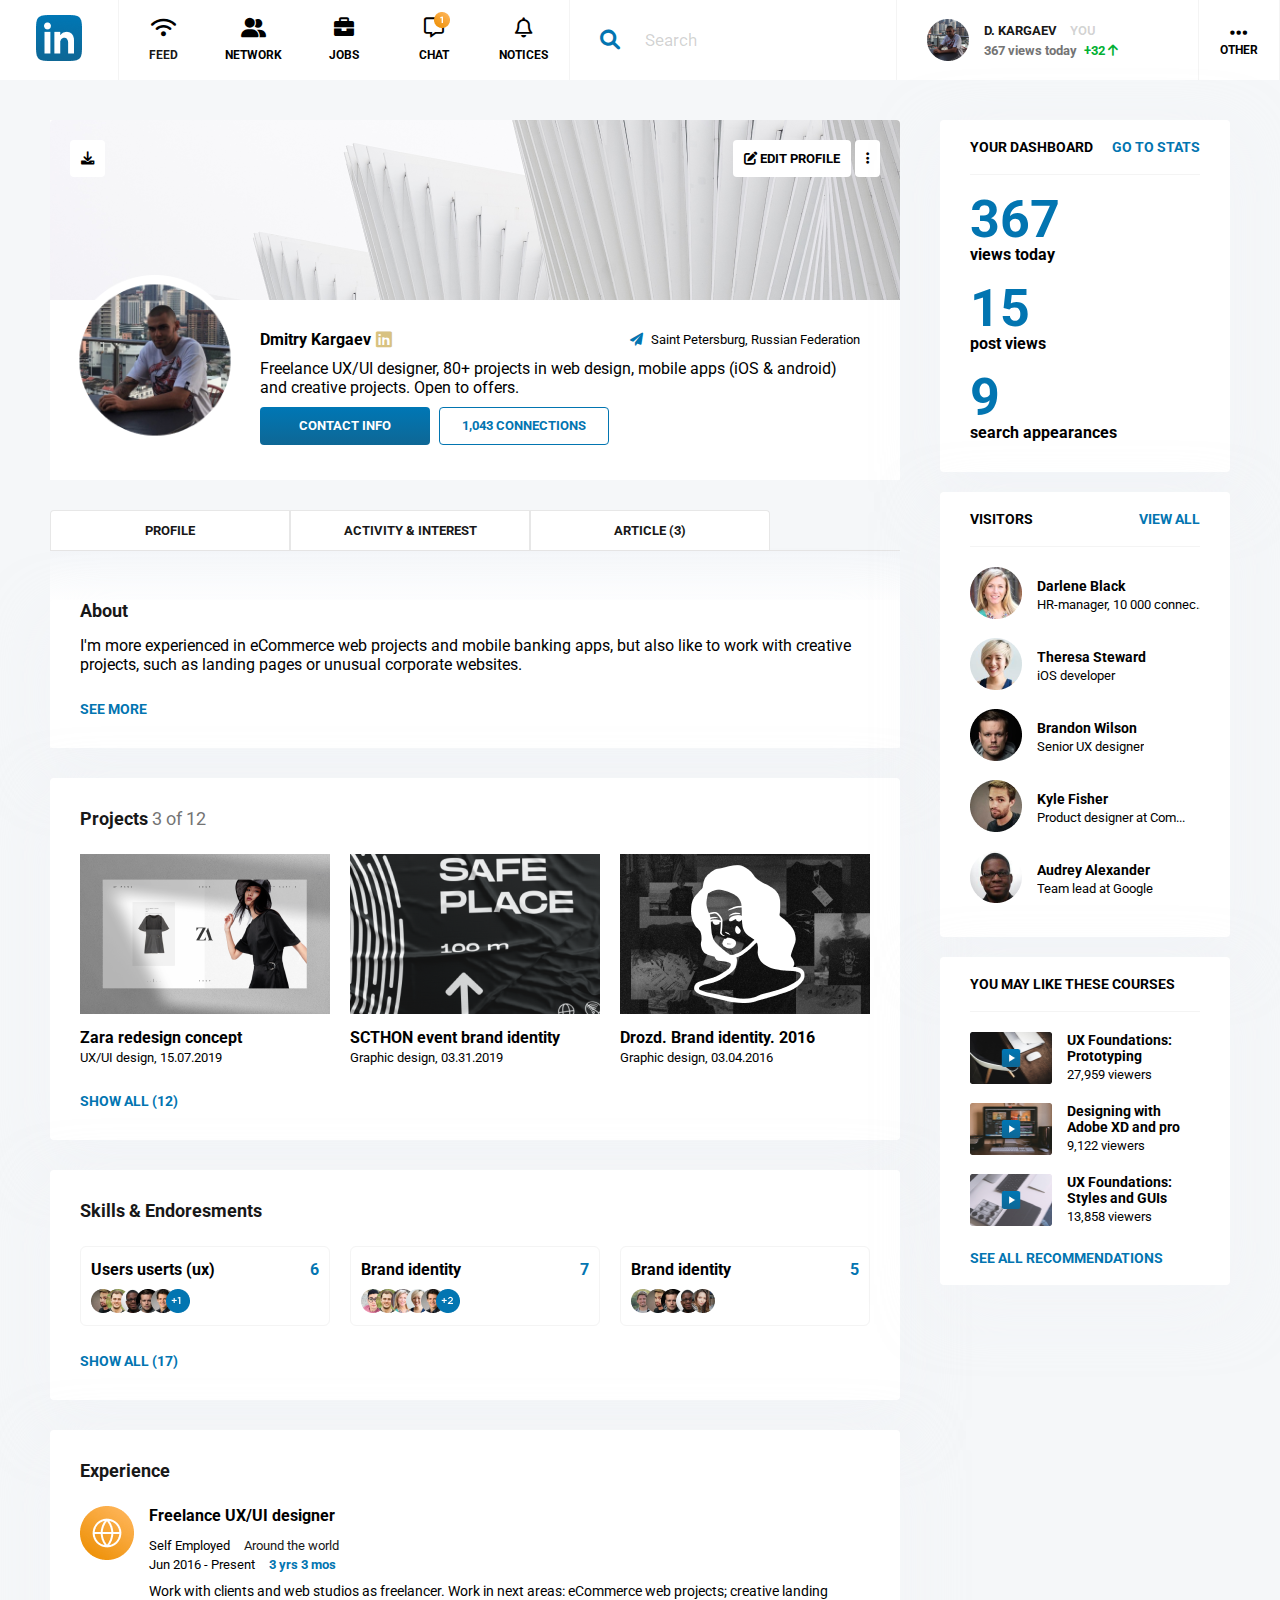
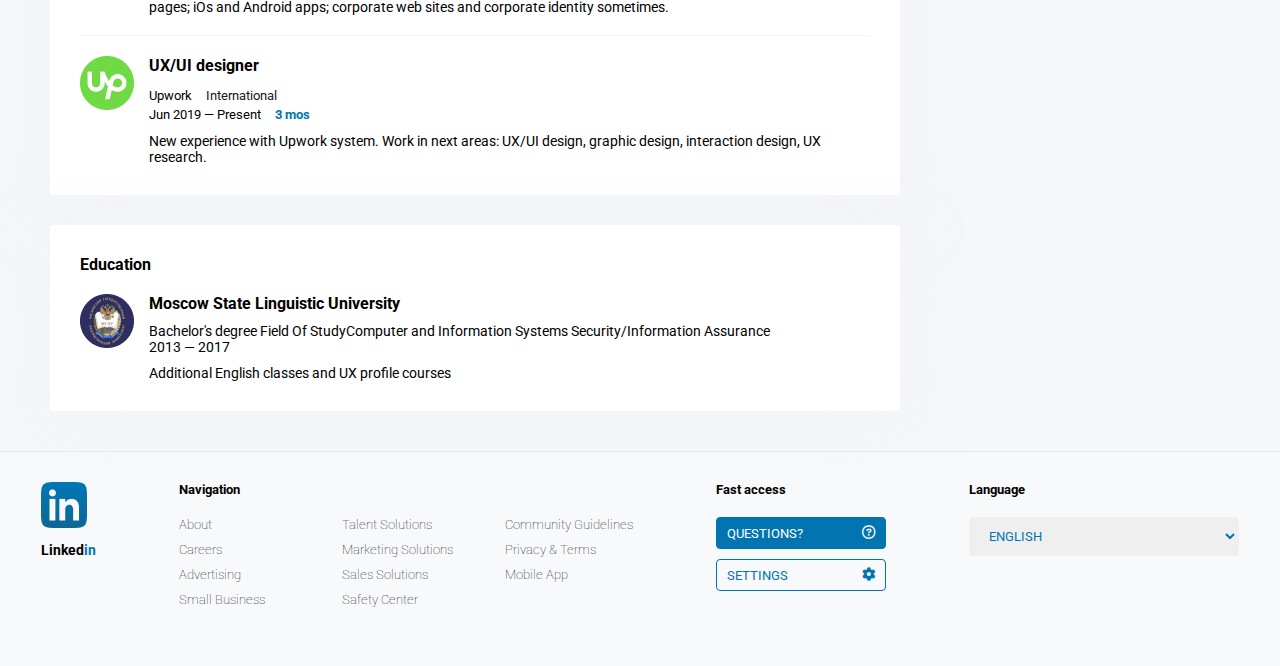
<file: index.html>
<!DOCTYPE html>
<html lang="en">

<head>
    <meta charset="UTF-8">
    <meta http-equiv="X-UA-Compatible" content="IE=edge">
    <meta name="viewport" content="width=device-width, initial-scale=1.0">
    <link rel="stylesheet" href="https://cdnjs.cloudflare.com/ajax/libs/font-awesome/6.0.0/css/all.min.css">
    <link rel="stylesheet" href="style.css">
    <title>Profile Page</title>
</head>

<body>
    <header>
        <div class="logo">
            <a href="index.html"><img src="img/logos/linkedin-logo.png" alt="linkedin logo"></a>
        </div>
        <div class="icons-menu">
            <div class="icons-content">
                <a href="feed.html">
                    <i class="fa-solid fa-wifi"></i>
                    <p>FEED</p>
                </a>
            </div>
            <div class="icons-content">
                <i class="fa-solid fa-user-group"></i>
                <p>NETWORK</p>
            </div>
            <div class="icons-content">
                <i class="fa-solid fa-briefcase"></i>
                <p>JOBS</p>
            </div>
            <div class="icons-content notification">
                <i class="fa-regular fa-message"></i>
                <p>CHAT</p>
            </div>
            <div class="icons-content">
                <i class="fa-regular fa-bell"></i>
                <p>NOTICES</p>
            </div>
        </div>
        <div class="search">
            <i class="fa-solid fa-magnifying-glass"></i>
            <input type="text" id="" placeholder="Search">
        </div>
        <div class="contact">
            <img src="img/user-photos/profile-mini.png" alt="user photo">
            <div class="text-contact">
                <p id="nick">D. KARGAEV <span>YOU</span></p>
                <p>367 views today <span id="growth">+32<i class="fa-solid fa-arrow-up"></i></span></p>
            </div>
        </div>
        <div class="hamburger">
            <i class="fa-solid fa-ellipsis"></i>
            <p>OTHER</p>
        </div>
    </header>
    <main>
        <section class="first-column">
            <div class="section-profile">
                <div class="bg-profile">
                    <div class="bg-buttons">
                        <button><i class="fa-solid fa-download"></i></button>
                        <div>
                            <button><i class="fa-solid fa-pen-to-square"></i> EDIT
                                PROFILE</button>
                            <button><i class="fa-solid fa-ellipsis-vertical"></i></button>
                        </div>
                    </div>
                </div>
                <div class="info-profile">
                    <div class="photo-profile">
                        <img src="img/user-photos/profile-photo.png" alt="user photo">
                    </div>
                    <div class="data-profile">
                        <div class="header-profile">
                            <div>
                                <h4>Dmitry Kargaev</h4><i class="fa-brands fa-linkedin"></i>
                            </div>
                            <span><i class="fa-solid fa-paper-plane"></i> Saint Petersburg, Russian Federation</span>
                        </div>
                        <div class="resume-profile">
                            <p>Freelance UX/UI designer, 80+ projects in web design, mobile apps (iOS & android) and
                                creative
                                projects. Open to offers.</p>
                        </div>
                        <div class="btn-profile">
                            <button class="btn-blue">CONTACT INFO</button>
                            <button class="btn-white">1,043 CONNECTIONS</button>
                        </div>
                    </div>
                </div>
            </div>
            <div class="container-tabs">
                <div class="tab-buttons">
                    <button id="btn1">PROFILE</button>
                    <button id="btn2">ACTIVITY & INTEREST</button>
                    <button id="btn3">ARTICLE (3)</button>
                </div>
                <div class="tab-content">
                    <div class="tab-gradient"></div>
                    <div class="container-default">
                        <div class="box-content">
                        <div class="tab-text">
                            <h3>About</h3>
                            <p>I'm more experienced in eCommerce web projects and mobile banking apps, but also like to work
                                with creative projects, such as landing pages or unusual corporate websites. </p>
                        </div>
                        <div class="footer-container"><a href="#">SEE MORE</a></div>
                    </div>
                    </div>
                </div>
            </div>    
            <div class="container-default">
                <div class="box-content">
                    <div class="header-container">
                        <h3>Projects <span>3 of 12</span></h3>
                    </div>
                    <div class="grid-projects">
                        <div>
                            <img src="img/project-photos/project1.png" alt="project photo">
                            <h4>Zara redesign concept</h4>
                            <small>UX/UI design, 15.07.2019</small>
                        </div>
                        <div>
                            <img src="img/project-photos/project2.png" alt="project photo">
                            <h4>SCTHON event brand identity</h4>
                            <small>Graphic design, 03.31.2019</small>
                        </div>
                        <div>
                            <img src="img/project-photos/project3.png" alt="project photo">
                            <h4>Drozd. Brand identity. 2016</h4>
                            <small>Graphic design, 03.04.2016</small>
                        </div>
                    </div>
                    <div class="footer-container"><a href="#">SHOW ALL (12)</a></div>
                </div>
            </div>
            <div class="container-default">
                <div class="box-content">
                    <div class="header-container">
                        <h3>Skills & Endoresments</h3>
                    </div>
                    <div class="skills-grid">
                        <div>
                            <div class="skill-cell-header">
                                <h4>Users userts (ux)</h4><span>6</span>
                            </div>
                            <img src="img/user-photos/users1.png" alt="users photos">
                        </div>
                        <div>
                            <div class="skill-cell-header">
                                <h4>Brand identity</h4><span>7</span>
                            </div>
                            <img src="img/user-photos/users2.png" alt="users photos">
                        </div>
                        <div>
                            <div class="skill-cell-header">
                                <h4>Brand identity</h4><span>5</span>
                            </div>
                            <img src="img/user-photos/users3.png" alt="users photos">
                        </div>
                    </div>
                    <div class="footer-container"><a href="#">SHOW ALL (17)</a></div>
                </div>
            </div>
            <div class="container-default">
                <div class="box-content">
                    <div class="header-container">
                        <h3>Experience</h3>
                    </div>
                    <div class="experience-content">
                        <img src="img/logos/freelance-logo.png" alt="">
                        <div>
                            <div><h4>Freelance UX/UI designer</h4></div>
                            <div class="job-info">
                                <div><small>Self Employed</small>
                                <span style="margin-left: 10px;"> Around the world</span></div>
                                <div><small>Jun 2016 - Present</small>
                                <span id="time" style="margin-left: 10px;"> 3 yrs 3 mos</span></div>
                            </div>
                            <p>Work with clients and web studios as freelancer. Work in next areas: eCommerce web projects; creative landing pages; iOs and Android apps; corporate web sites and corporate identity sometimes.</p>
                        </div>
                    </div>

                    <div class="experience-content">
                        <img src="img/logos/upwork-logo.png" alt="">
                        <div>
                            <div><h4>UX/UI designer</h4></div>
                            <div class="job-info">
                                <div><small>Upwork</small>
                                <span style="margin-left: 10px;"> International</span></div>
                                <div><small>Jun 2019 — Present</small>
                                <span id="time" style="margin-left: 10px;"> 3 mos</span></div>
                            </div>
                            <p>New experience with Upwork system. Work in next areas: UX/UI design, graphic design, interaction design, UX research.</p>
                        </div>
                    </div>
                </div>
            </div>
            <div class="container-default">
                <div class="box-content">
                    <div>
                        <h4>Education</h4>
                    </div>
                    <div class="experience-content">
                        <img src="img/logos/moscow-logo.png" alt="">
                        <div>
                            <div><h4>Moscow State Linguistic University</h4></div>
                            <p>Bachelor's degree Field Of StudyComputer and Information Systems Security/Information Assurance</p>
                            <P>2013 — 2017</P>
                            <P>Additional English classes and UX profile courses</P>                                
                        </div>
                    </div>
                </div>
            </div>
        </section>
        <section class="second-column">
            <div class="content-aside">
                <div class="header-aside">
                    <h5>Your dashboard</h5>
                    <a href="#">Go to stats</a>
                </div>
                <div class="dashboard-aside aside-card">
                    <p class="big-numbers">367</p>
                    <p>views today</p>
                    <p class="big-numbers">15</p>
                    <p>post views</p>
                    <p class="big-numbers">9</p>
                    <p>search appearances</p>
                </div>
            </div>
            <div class="content-aside">
                <div class="header-aside">
                    <h5>Visitors</h5>
                    <a href="#">View all</a>
                </div>
                <div class="visitors-aside aside-card">
                    <div class="profile-row">
                        <div class="profile-photo"><img src="img/user-photos/photo-darlene.png" alt="user photo"></div>
                        <div class="profile-text">
                            <h5>Darlene Black</h5>
                            <small>HR-manager, 10 000 connec...</small>
                        </div>
                    </div>
                    <div class="profile-row">
                        <div class="profile-photo"><img src="img/user-photos/photo-theresa.png" alt="user photo"></div>
                        <div class="profile-text">
                            <h5>Theresa Steward</h5>
                            <small>iOS developer</small>
                        </div>
                    </div>
                    <div class="profile-row">
                        <div class="profile-photo"><img src="img/user-photos/photo-brandon.png" alt="user photo"></div>
                        <div class="profile-text">
                            <h5>Brandon Wilson</h5>
                            <small>Senior UX designer</small>
                        </div>
                    </div>
                    <div class="profile-row">
                        <div class="profile-photo"><img src="img/user-photos/photo-kyle.png" alt="user photo"></div>
                        <div class="profile-text">
                            <h5>Kyle Fisher</h5>
                            <small>Product designer at Com...</small>
                        </div>
                    </div>
                    <div class="profile-row">
                        <div class="profile-photo"><img src="img/user-photos/photo-audrey.png" alt="user photo"></div>
                        <div class="profile-text">
                            <h5>Audrey Alexander</h5>
                            <small>Team lead at Google</small>
                        </div>
                    </div>
                </div>

            </div>
            <div class="content-aside">
                <div class="header-aside">
                    <h5>You may like these courses</h5>
                </div>
                <div class="recommendations-aside aside-card">
                    <div class="recomm-row">
                        <div class="recomm-photo"><img src="img/course-photos/course1.png" alt="course photo"></div>
                        <div class="recomm-text">
                            <h5>UX Foundations:
                                Prototyping</h5>
                            <small>27,959 viewers</small>
                        </div>
                    </div>
                    <div class="recomm-row">
                        <div class="recomm-photo"><img src="img/course-photos/course2.png" alt="course photo"></div>
                        <div class="recomm-text">
                            <h5>Designing with
                                Adobe XD and pro</h5>
                            <small>9,122 viewers</small>
                        </div>
                    </div>
                    <div class="recomm-row">
                        <div class="recomm-photo"><img src="img/course-photos/course3.png" alt="course photo"></div>
                        <div class="recomm-text">
                            <h5>UX Foundations:
                                Styles and GUIs</h5>
                            <small>13,858 viewers</small>
                        </div>
                    </div>
                </div>
                <div class="footer-aside">
                    <a href="#">See all recommendations</a>
                </div>
            </div>
        </section>
    </main>
    <footer>
        <div class="container-footer">
            <div class="footer-logo">
                <div class="linkedin-logo"><img src="img/logos/linkedin-logo.png" alt="linkedin logo"></div>
                <div class="linkedin-name">
                    <p>Linked<span>in</span></p>
                </div>
            </div>
            <div class="footer-navigation">
                <div>
                    <h4>Navigation</h4>
                </div>
                <div class="footer-nav-menu">
                    <a href="#">About</a>
                    <a href="#">Talent Solutions</a>
                    <a href="#">Community Guidelines</a>
                    <a href="#">Careers</a>
                    <a href="#">Marketing Solutions </a>
                    <a href="#">Privacy & Terms</a>
                    <a href="#">Advertising</a>
                    <a href="#">Sales Solutions</a>
                    <a href="#">Mobile App</a>
                    <a href="#">Small Business</a>
                    <a href="#">Safety Center</a>
                </div>
            </div>
            <div class="footer-fast">
                <div>
                    <h4>Fast access</h4>
                </div>
                <div class="footer-buttons">
                    <button class="footer-btn-blue"><span>Questions?</span> <i
                            class="fa-regular fa-circle-question"></i></button>
                    <button class="footer-btn-white"><span>Settings</span> <i class="fa-solid fa-gear"></i></button>
                </div>
            </div>
            <div class="footer-language">
                <div>
                    <h4>Language</h4>
                </div>
                <div>
                    <select class="language-selector">
                        <option value="English">English</option>
                        <option value="Português">Português</option>
                    </select>
                </div>
            </div>
        </div>
    </footer>
</body>

</html>
</file>
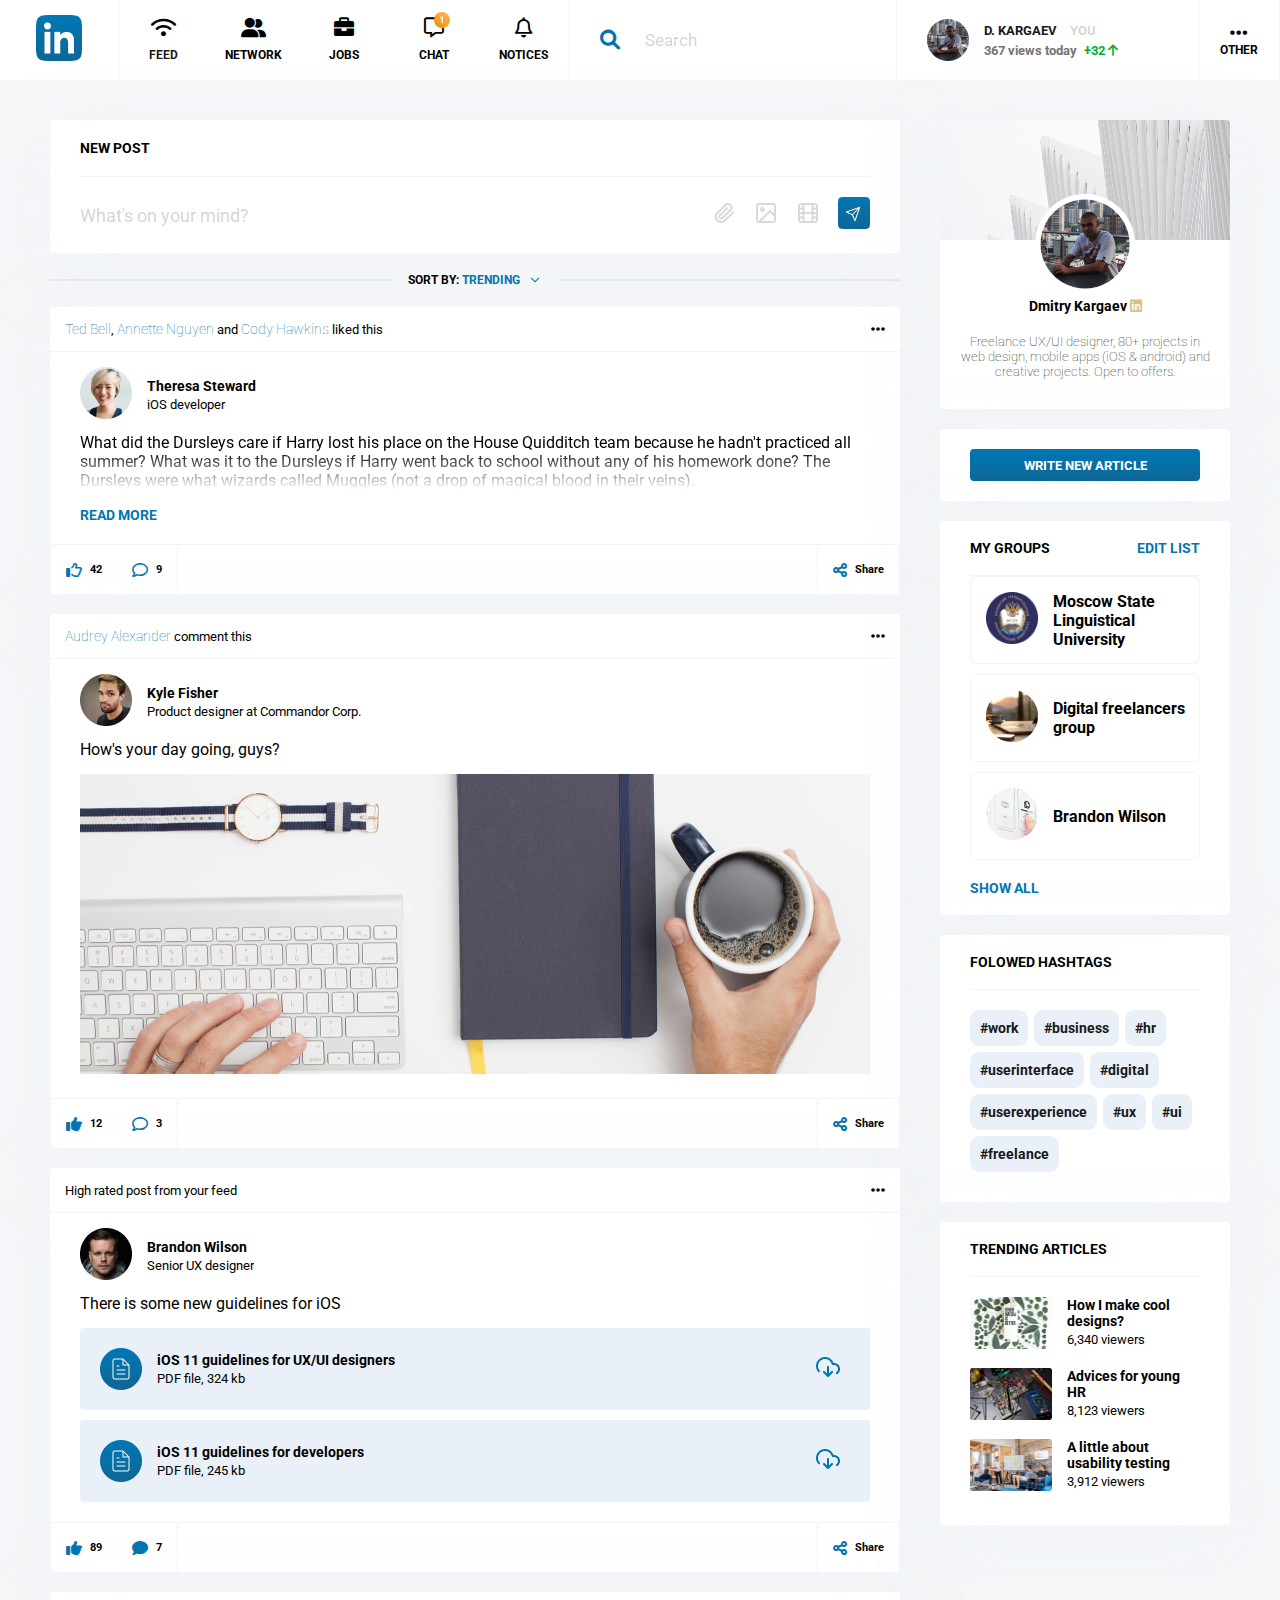
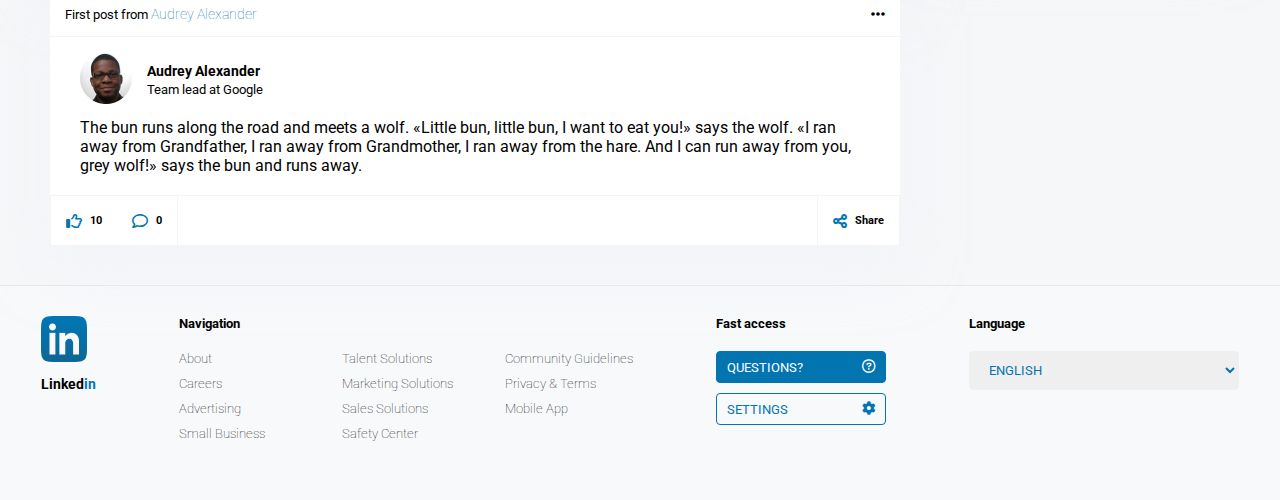
<file: feed.html>
<!DOCTYPE html>
<html lang="en">

<head>
    <meta charset="UTF-8">
    <meta http-equiv="X-UA-Compatible" content="IE=edge">
    <meta name="viewport" content="width=device-width, initial-scale=1.0">
    <link rel="stylesheet" href="https://cdnjs.cloudflare.com/ajax/libs/font-awesome/6.0.0/css/all.min.css">
    <link rel="stylesheet" href="style.css">
    <title>Feed Page</title>
</head>

<body>
    <header>
        <div class="logo">
            <a href="index.html"><img src="img/logos/linkedin-logo.png" alt="linkedin logo"></a>
        </div>
        <div class="icons-menu">
            <div class="icons-content">
                <a href="feed.html">
                    <i class="fa-solid fa-wifi"></i>
                    <p>FEED</p>
                </a>
            </div>
            <div class="icons-content">
                <i class="fa-solid fa-user-group"></i>
                <p>NETWORK</p>
            </div>
            <div class="icons-content">
                <i class="fa-solid fa-briefcase"></i>
                <p>JOBS</p>
            </div>
            <div class="icons-content notification">
                <i class="fa-regular fa-message"></i>
                <p>CHAT</p>
            </div>
            <div class="icons-content">
                <i class="fa-regular fa-bell"></i>
                <p>NOTICES</p>
            </div>
        </div>
        <div class="search">
            <i class="fa-solid fa-magnifying-glass"></i>
            <input type="text" id="" placeholder="Search">
        </div>
        <div class="contact">
            <img src="img/user-photos/profile-mini.png" alt="user photo">
            <div class="text-contact">
                <p id="nick">D. KARGAEV <span>YOU</span></p>
                <p>367 views today <span id="growth">+32<i class="fa-solid fa-arrow-up"></i></span></p>
            </div>
        </div>
        <div class="hamburger">
            <i class="fa-solid fa-ellipsis"></i>
            <p>OTHER</p>
        </div>
    </header>
    <main>
        <section class="first-column">
            <div class="container-feed container-default">
                <div class="new-post">
                    <div class="title-post">
                        <h5>NEW POST</h5>
                    </div>
                    <div class="frame-post">
                        <div class="input-post">
                            <input class="input" placeholder="What's on your mind?"></input>
                        </div>
                        <div class="btn-post">
                            <div><img src="./img/post-icons/attach.png" alt=""></div>
                            <div><img src="./img/post-icons/photo.png" alt=""></div>
                            <div><img src="./img/post-icons/film.png" alt=""></div>
                            <div><img id="send" src="./img/post-icons/send.png" alt=""></div>
                        </div>
                    </div>
                </div>
            </div>
            <div class="container-sort-line">
                <div>
                    <hr>
                </div>
                <div>
                    <p>sort by: <select name="sort" id="sort-select">
                            <option value="trending">trending</option>
                            <option value="latest">latest first</option>
                            <option value="oldest">oldest first</option>
                        </select></p>
                </div>
                <div>
                    <hr>
                </div>
            </div>
            <div class="container-feed container-default">
                <div class="post-header">
                    <small><a href="#">Ted Bell</a>, <a href="#">Annette Nguyen</a> and <a href="#">Cody Hawkins</a>
                        liked this</small>
                    <i class="fa-solid fa-ellipsis"></i>
                </div>
                <div class="post-box">
                    <div class="post-profile">
                        <div class="profile-row">
                            <div class="profile-photo"><img src="img/user-photos/photo-theresa.png" alt="user photo">
                            </div>
                            <div class="profile-text">
                                <p>Theresa Steward</p>
                                <small>iOS developer</small>
                            </div>
                        </div>
                    </div>
                    <div class="post-content fade-out">
                        <p> What did the Dursleys care if Harry lost his place on the House Quidditch team because he
                            hadn't practiced all summer? What was it to the Dursleys if Harry went back to school
                            without any of his homework done? The Dursleys were what wizards called Muggles (not a drop
                            of magical blood in their veins). </p>
                    </div>
                    <div class="post-content">
                        <a href>Read More</a>
                    </div>
                </div>
                <div class="post-footer">
                    <div class="post-actions">
                        <i class="fa-regular fa-thumbs-up"><span>42</span></i>
                        <i class="fa-regular fa-comment"><span>9</span></i>
                    </div>
                    <div class="post-actions">
                        <i class="fa-solid fa-share-nodes"><span> Share</span></i>
                    </div>
                </div>
            </div>
            <div class="container-feed container-default">
                <div class="post-header">
                    <small><a href="#">Audrey Alexander</a> comment this</small>
                    <i class="fa-solid fa-ellipsis"></i>
                </div>
                <div class="post-box">
                    <div class="post-profile">
                        <div class="post-profile">
                            <div class="profile-row">
                                <div class="profile-photo"><img src="img/user-photos/photo-kyle.png" alt="user photo">
                                </div>
                                <div class="profile-text">
                                    <p>Kyle Fisher</p>
                                    <small>Product designer at Commandor Corp.</small>
                                </div>
                            </div>
                        </div>
                    </div>
                    <div class="post-content">
                        <p>How's your day going, guys?</p>
                        <img src="img/misc/photo-feed.png" alt="photo">
                    </div>
                </div>
                <div class="post-footer">
                    <div class="post-actions">
                        <i class="fa-solid fa-thumbs-up"><span>12</span></i>
                        <i class="fa-regular fa-comment"><span>3</span></i>
                    </div>
                    <div class="post-actions">
                        <i class="fa-solid fa-share-nodes"><span> Share</span></i>
                    </div>
                </div>
            </div>
            <div class="container-feed container-default">
                <div class="post-header">
                    <small>High rated post from your feed</small>
                    <i class="fa-solid fa-ellipsis"></i>
                </div>
                <div class="post-box">
                    <div class="post-profile">
                        <div class="post-profile">
                            <div class="profile-row">
                                <div class="profile-photo"><img src="img/user-photos/photo-brandon.png"
                                        alt="user photo"></div>
                                <div class="profile-text">
                                    <p>Brandon Wilson</p>
                                    <small>Senior UX designer</small>
                                </div>
                            </div>
                        </div>
                    </div>
                    <div class="post-content">
                        <p>There is some new guidelines for iOS</p>
                        <div class="cloud-file">
                            <div class="info-file">
                                <img src="img/cloud-icons/file.png" alt="blue circle with a file">
                                <div>
                                    <p>iOS 11 guidelines for UX/UI designers</p>
                                    <small>PDF file, 324 kb</small>
                                </div>
                            </div>
                            <div class="down-file">
                                <img src="img/cloud-icons/download.png" alt="cloud with an arrow">
                            </div>
                        </div>
                        <div class="cloud-file">
                            <div class="info-file">
                                <img src="img/cloud-icons/file.png" alt="blue circle with a file">
                                <div>
                                    <p>iOS 11 guidelines for developers</p>
                                    <small>PDF file, 245 kb</small>
                                </div>
                            </div>
                            <div class="down-file">
                                <img src="img/cloud-icons/download.png" alt="cloud with an arrow">
                            </div>
                        </div>
                    </div>
                </div>
                <div class="post-footer">
                    <div class="post-actions">
                        <i class="fa-solid fa-thumbs-up"><span>89</span></i>
                        <i class="fa-solid fa-comment"><span>7</span></i>
                    </div>
                    <div class="post-actions">
                        <i class="fa-solid fa-share-nodes"><span> Share</span></i>
                    </div>
                </div>
            </div>
            <div class="container-feed container-default">
                <div class="post-header">
                    <small>First post from <a href="#">Audrey Alexander</a></small>
                    <i class="fa-solid fa-ellipsis"></i>
                </div>
                <div class="post-box">
                    <div class="post-profile">
                        <div class="post-profile">
                            <div class="profile-row">
                                <div class="profile-photo"><img src="img/user-photos/photo-audrey.png" alt="user photo">
                                </div>
                                <div class="profile-text">
                                    <p>Audrey Alexander</p>
                                    <small>Team lead at Google</small>
                                </div>
                            </div>
                        </div>
                    </div>
                    <div class="post-content">
                        <p>The bun runs along the road and meets a wolf. «Little bun, little bun, I want to eat you!»
                            says the wolf. «I ran away from Grandfather, I ran away from Grandmother, I ran away from
                            the hare. And I can run away from you, grey wolf!» says the bun and runs away.</p>
                    </div>
                </div>
                <div class="post-footer">
                    <div class="post-actions">
                        <i class="fa-regular fa-thumbs-up"><span>10</span></i>
                        <i class="fa-regular fa-comment"><span>0</span></i>
                    </div>
                    <div class="post-actions">
                        <i class="fa-solid fa-share-nodes"><span> Share</span></i>
                    </div>
                </div>
            </div>
        </section>
        <section class="second-column">
            <div class="content-aside">
                <div class="bg-profile-lateral">
                    <img src="img/user-photos/user-background.png" alt="">
                </div>
                <div class="info-profile-lateral">
                    <div class="photo-lateral">
                        <img src="img/user-photos/profile-photo.png" alt="user photo">
                    </div>
                    <div class="bio-lateral">
                        <h5>Dmitry Kargaev <i class="fa-brands fa-linkedin"></i></h5>
                        <p>Freelance UX/UI designer, 80+ projects in web design, mobile apps (iOS & android) and
                            creative
                            projects. Open to offers.</p>
                    </div>
                </div>
            </div>
            <div class="content-aside">
                <button class="btn-blue">WRITE NEW ARTICLE</button>
            </div>
            <div class="content-aside">
                <div class="header-aside">
                    <h5>MY GROUPS</h5>
                    <a href="#">EDIT LIST</a>
                </div>
                <div class="groups-aside">
                    <div class="groups-row">
                        <div class="groups-photo"><img src="img/logos/moscow-logo.png"></div>
                        <div class="groups-text">
                            <h4>Moscow State
                                Linguistical
                                University</h4>
                        </div>
                    </div>
                    <div class="groups-row">
                        <div class="groups-photo"><img src="img/logos/digital-free-logo.png"></div>
                        <div class="groups-text">
                            <h4>Digital freelancers
                                group</h4>
                        </div>
                    </div>
                    <div class="groups-row">
                        <div class="groups-photo"><img src="img/logos/group-brando-logo.png"></div>
                        <div class="groups-text ">
                            <h4>Brandon Wilson</h4>
                        </div>
                    </div>
                </div>
                <div class="footer-aside">
                    <a href="#">SHOW ALL</a>
                </div>
            </div>
            <div class="content-aside">
                <div class="header-aside">
                    <h5>FOLOWED HASHTAGS</h5>
                </div>
                <div class="hashs">
                    <a href="#">#work</a>
                    <a href="#">#business</a>
                    <a href="#">#hr</a>
                    <a href="#">#userinterface</a>
                    <a href="#">#digital</a>
                    <a href="#">#userexperience</a>
                    <a href="#">#ux</a>
                    <a href="#">#ui</a>
                    <a href="#">#freelance</a>
                </div>
            </div>
            <div class="content-aside">
                <div class="header-aside">
                    <h5>TRENDING ARTICLES</h5>
                </div>
                <div class="trending-aside aside-card">
                    <div class="recomm-row">
                        <div class="recomm-photo"><img src="img/trending-photos/trending1.png" alt="photo"></div>
                        <div class="recomm-text">
                            <h5>How I make
                                cool designs?</h5>
                            <small>6,340 viewers</small>
                        </div>
                    </div>
                    <div class="recomm-row">
                        <div class="recomm-photo"><img src="img/trending-photos/trending2.png" alt="photo"></div>
                        <div class="recomm-text">
                            <h5>Advices for
                                young HR</h5>
                            <small>8,123 viewers</small>
                        </div>
                    </div>
                    <div class="recomm-row">
                        <div class="recomm-photo"><img src="img/trending-photos/trending3.png" alt="photo"></div>
                        <div class="recomm-text">
                            <h5>A little about
                                usability testing</h5>
                            <small>3,912 viewers</small>
                        </div>
                    </div>
                </div>
            </div>
        </section>
    </main>
    <footer>
        <div class="container-footer">
            <div class="footer-logo">
                <div class="linkedin-logo"><img src="img/logos/linkedin-logo.png" alt="linkedin logo"></div>
                <div class="linkedin-name">
                    <p>Linked<span>in</span></p>
                </div>
            </div>
            <div class="footer-navigation">
                <div>
                    <h4>Navigation</h4>
                </div>
                <div class="footer-nav-menu">
                    <a href="#">About</a>
                    <a href="#">Talent Solutions</a>
                    <a href="#">Community Guidelines</a>
                    <a href="#">Careers</a>
                    <a href="#">Marketing Solutions </a>
                    <a href="#">Privacy & Terms</a>
                    <a href="#">Advertising</a>
                    <a href="#">Sales Solutions</a>
                    <a href="#">Mobile App</a>
                    <a href="#">Small Business</a>
                    <a href="#">Safety Center</a>
                </div>
            </div>
            <div class="footer-fast">
                <div>
                    <h4>Fast access</h4>
                </div>
                <div class="footer-buttons">
                    <button class="footer-btn-blue"><span>Questions?</span> <i
                            class="fa-regular fa-circle-question"></i></button>
                    <button class="footer-btn-white"><span>Settings</span> <i class="fa-solid fa-gear"></i></button>
                </div>
            </div>
            <div class="footer-language">
                <div>
                    <h4>Language</h4>
                </div>
                <div>
                    <select class="language-selector">
                        <option value="English">English</option>
                        <option value="Português">Português</option>
                    </select>
                </div>
            </div>
        </div>
    </footer>
</body>

</html>
</file>
<file: style.css>
@import url('https://fonts.googleapis.com/css2?family=Roboto:wght@300&display=swap');

* {
    margin: 0;
    padding: 0;
    box-sizing: border-box;
    font-family: 'Roboto', sans-serif;
}

body {
    margin: 0 auto;
    padding: 0;
}

h2 {
    color: #181818;
    font-weight: bold;
    font-size: 20px;
}

h3 {
    color: #181818;
    font-weight: bold;
    font-size: 18px;
}

h4 {
    font-weight: bold;
    font-size: 16px;
}

h5 {
    font-weight: bold;
    font-size: 14px;
}

small {
    font-size: 13px;
}

header p {
    font-size: 12px;
    font-weight: bold;
}

.big-numbers {
    color: #0275B1;
    font-size: 52px;
    font-weight: bold;
    line-height: 50px;
    margin: 20px 0 0 0;
}

a {
    color: #0275B1;
    font-weight: bold;
    text-decoration: none;
    font-size: 14px;
}

a:hover {
    text-decoration: underline;
}

/* Header */

header {
    display: flex;
    align-items: center;
    justify-content: center;
    height: 80px;
}

header i {
    font-size: 20px;
}

.logo {
    width: 130px;
    text-align: center;
}

.logo img {
    width: 46px;
    height: 46px;
}

.icons-menu {
    display: flex;
    align-items: center;
    height: 100%;
    border-right: 1px solid #F4F4F4;
    border-left: 1px solid #F4F4F4;
}

.icons-content {
    width: 90px;
    text-align: center;
    font-weight: bold;
}

.icons-content i {
    color: black;
    margin-bottom: 10px;
}

.icons-content a {
    color: #181818;
}

.notification::after {
    content: url(img/misc/notification-mark.png);
    position: absolute;
    top: 12px;
}

.search {
    display: flex;
    width: 360px;
}

.search i {
    color:#0275B1;
    margin: 0 25px 0 30px;
}

.search input {    
    border: none;
    outline: none;    
    font-size:17px;
}

.search input::placeholder {
    color: rgba(24, 24, 24, 0.2);
}

.contact {
    display: flex;
    align-items: center;
    padding-left: 30px;
    width: 330px;  
    height: 100%;
    border-left: 1px solid #F4F4F4;   
}

.contact img {
    width: 42px;
    height: 42px;
}

.text-contact {
    margin-left: 15px;
}

.text-contact p {
    font-size: 13px;
    text-align: left;
    color: #747474;
}

#nick {
    color: #181818;
    margin-bottom: 5px;
}

#growth {
   color: #02B033;
   margin-left: 4px;
}

.text-contact i {
    color: #02B033;
    font-size:13px;
    margin-left: 3px;
}

.text-contact span {
    color: rgba(24, 24, 24, 0.2);
    font-size: 13px;
    margin-left: 10px;
}

.hamburger {
    display: flex;
    flex-direction: column;
    justify-content: center;
    align-items: center;
    width: 90px;
    height: 100%;
    border-right:1px solid #F4F4F4; 
    border-left: 1px solid #F4F4F4; 
}

/* Footer */ 

footer {
    display: flex;
    justify-content: space-evenly;
    padding: 30px 0;
    height: 215px;
    background-color: #F7F9FB;
    border-top: 1px solid #E7E7E7
}

.container-footer {
    display: flex;
    justify-content: space-around;
    width: 1440px;
}

footer h4 {
    font-size: 13px;
    margin-bottom: 20px;
}

.linkedin-logo {
    margin-bottom: 10px;
}

.linkedin-logo img {
    width: 46px;
}

.linkedin-name p {
    font-weight: bold;
    font-size: 14px;
}

.linkedin-name span {
    color:#0275B1;
}

.footer-nav-menu {
    display: grid;
    grid-template-columns: 1fr 1fr 1fr;
    column-gap: 35px;
    height: 65%;
}

.footer-nav-menu a {
    font-size: 13px;
    font-weight: lighter;
    color: #000;
}

.footer-buttons {
    display: flex;
    flex-direction: column;
}

.footer-buttons button{
    text-transform: uppercase;
    text-align: left;
    width: 170px;
    height: 32px;
}

.footer-btn-blue {
    display: flex;
    justify-content: space-between;
    align-items: center;
    padding: 0 10px;
    margin-bottom: 10px;
    background: #0275B1;
    color: #fff;
    border: 1px solid #0275B1;
    border-radius: 4px;
}

.footer-btn-white {
    display: flex;
    justify-content: space-between;
    align-items: center;
    padding: 0 10px;
    background: #F7F9FB;
    color: #0275B1;
    border: 1px solid #0275B1;
    border-radius: 4px;
}

.footer-btn-blue:hover {
    background: #0795e2;
    transition: 0.5s;
}

.footer-btn-white:hover {
    background: #e7e7e7;
    transition: 0.5s;
}

.language-selector {
    color: #0275B1;
    text-transform: uppercase;
    border: 1px solid #F0F0F0;
    border-radius: 4px;
    width: 270px;
    padding: 10px 0px 10px 15px;
}

select:focus, select:hover {
    border: 1px solid #0275B1;
    outline: none;
}

/* index.html */

main{
    display: flex;
    justify-content: center;
    margin: 0 auto;
    width: 100%;
    background-color: #5978960F;
    padding: 40px;
}

.container-default {
    width: 100%;
    background: #FFFFFF;
    box-shadow: 0px 20px 60px rgba(241, 244, 248, 0.5);
    border-radius: 4px;
}

.header-container {
    margin-bottom: 25px;
}

.header-container span {
    color: #747474;
    font-weight: lighter;
}

.footer-container {
    margin-top: 25px;
}

.first-column {
    width: 850px;
    margin-right: 40px;
}

.section-profile {
    background-color: white;
    height: 360px;
}

.bg-profile {
    height: 180px;
    background-image: url(img/user-photos/user-background.png);
    border-radius: 4px 4px 0 0;
}

.bg-buttons {
    display: flex;
    justify-content: space-between;
    padding: 20px;
}

.bg-buttons button {
    border-radius: 4px;
    border: none;
    background-color: white;
    padding: 11px;
    font-weight: bold;
}

.bg-buttons button:hover {
    transition: 0.5s;
    background-color: #E7E7E7;
}

.info-profile {
    display: flex;
    align-items: center;
}

.photo-profile img {
    margin: -25px 20px 25px 20px;
    width: 170px;
    height: 170px;
}

.data-profile {
    width: 600px;
    text-align: left;
}

.header-profile {
    display: flex;
    justify-content: space-between;
    align-items: center;
    margin-bottom: 10px;
}

.header-profile>div {
    display: flex;
}

.header-profile i {
    font-size: 18px;    
    color: #D8C281;
    margin: 0 5px;
}

.header-profile span {
    font-size: 13px;
}

.header-profile span i {
    color: #0275B1;
    font-size: 13px;
}

.resume-profile p {
    font-size: 16px;
}

.btn-blue {
    background: linear-gradient(180deg, #0077B5 0%, #0E6795 100%);
    border-radius: 4px;
    color: white;
    border: none;
}

.btn-white {
    background: white;
    border-radius: 4px;
    border: 1px solid #0275B1;
    color: #0275B1;
}

.btn-blue:hover{
    transition-duration: 0.6s;
    background: white;
    color: #0275B1;
    border: 1px solid #0275B1 ;
}

.btn-white:hover{
    transition-duration: 0.6s;
    background-color: #0275B1;
    color: white;
    border: 0 solid #0275B1 ;
}

.btn-profile button {
    margin: 10px 5px 0 0;
    font-weight:bold;
    width: 170px;
    height: 38px;
}

/* .second-content{
    background-color: white;
    width: 850px;
    height: 220px;
}
.interactive-buttons{
    display: flex;
    align-items: flex-end;
} */

.container-tabs {
    margin-top: 30px;
}

.tab-buttons {
    display: flex;
    align-items: flex-end;
}

#btn1 {
    border-radius: 4px 0px 0px 0px;
    border-bottom: none;
}

#btn2 {
    border-bottom: none;
}

#btn3 {
    border-radius: 0px 4px 0px 0px;
    border-bottom: none;
}

.tab-buttons button{
    width: 240px;
    height: 40px;
    font-weight: bold;
    color: #181818;
    background-color: white;
    border: 1px solid #E7E7E7;
}

.tab-buttons button:hover{
    transition-duration: 0.6s;
    color: white;
    background: linear-gradient(180deg, #0077B5 0%, #0E6795 100%);
    height: 50px;
    border-radius: 10px 10px 0 0 !important;
}

.tab-content {
    background-color: #fff;
}

.tab-gradient {
    background: linear-gradient(180deg, rgba(241, 244, 248, 0.8) 0%, rgba(241, 244, 248, 0) 100%);
    height: 50px;
    border-top: 1px solid rgb(230, 229, 229);
}

.tab-content .box-content{
    margin-top: 0;
    padding-top: 0;
}

.tab-text h3 {
    margin-bottom: 15px;
}

.box-content {
    margin-top: 30px;
    padding: 30px;
}

.grid-projects {
    display: grid;
    grid-template-columns: auto auto auto;
    justify-content: space-between;
}

.grid-projects img {
    width: 250px;
    height: 160px;
    margin-bottom: 10px;
}

.projects span:first-child{
    color: #747474;
    margin-left: 3px;
}

.skills-grid {
    display: grid;
    grid-template-columns: auto auto auto;
    justify-content: space-between;
}

.skills-grid div:not(.skill-cell-header){
    width: 250px;
    height: 80px;
    display: flex;
    flex-direction: column;
    justify-content: center;
    padding: 10px;
    border: 1px solid #F4F4F4;
    border-radius: 6px;
}

.skill-cell-header {
    display: flex;
    justify-content: space-between;
}

.skills-grid img{
    height: fit-content;
    width: fit-content;
    margin-top: 10px;
}

.skills-grid span{
    color: #0275B1;
    font-weight: bold;
}

.experience-content {
    display: flex;
    width: 790px;
    margin-top: 20px;
}

.experience-content p {
    font-size: 14px;
}

.experience-content p:last-child {
    margin-top: 10px;
}

.experience-content>div>div {
    margin-bottom: 10px;
}

.experience-content:not(:last-child) {
    border-bottom: 1px solid #F4F4F4;
    padding-bottom: 20px;
}

.experience-content img {
    width:54px;
    height:54px;
    margin-right: 15px;
}

.job-info span{
    color:#181818;
    font-size: small;
}

.job-info #time {
    color: #0275B1;
    font-weight: bold;
}

.job-info> span:last-child {
    color:#0275B1;
    font-weight: bold;
}

.second-column {
    width: 290px;
}

.dashboard-aside p:not(.big-numbers) {
    font-weight: bold;
    margin: 0;
}

.content-aside {
    display: flex;
    flex-direction: column;
    align-items: center;
    box-shadow: 0px 20px 60px rgba(241, 244, 248, 0.5);
    border-radius: 4px;
    margin-bottom: 20px;
    background: #fff;
}

.content-aside:last-child>.aside-card {
    margin-bottom: 0;
}

.header-aside {
    display: flex;
    justify-content: space-between;
    align-items: center;
    width: 230px;
    height: 55px;
    font-size: 12px;
    text-transform: uppercase;
    border-bottom: 1px solid #F4F4F4;
}

.footer-aside {
    display: flex;
    justify-content: space-between;
    align-items: center;
    width: 230px;
    height: 55px;
    font-size: 12px;
    text-transform: uppercase;
}

.aside-card {
    width: 100%;
    padding: 0 30px;
    margin-bottom: 30px;
}

.dashboard-aside p:not(.big-numbers) {
    margin: 0;
    padding: 0;
}

.visitors-aside {
    display: flex;
    flex-direction: column; 
    margin-top: 20px;
}

.profile-row {
    display: flex;
    margin-bottom: 15px;
}

.profile-row:last-child {
    margin-bottom: 0 ;
}

.profile-row img {
    width: 52px;
    height: 52px;
}

.profile-text {
    align-self: center;
    margin-left: 15px;
    overflow: hidden;
    white-space: nowrap;
}

.recommendations-aside {
    margin-top: 20px;
}

.recomm-row {
    display: flex;
    margin-bottom: 15px;
}

.recomm-row:last-child {
    margin-bottom: 0;
}

.recomm-row img {
    width: 82px;
    height: 52px;
    border-radius: 2px;
}

.recomm-text {
    margin-left: 15px;
    overflow-x: hidden;
}

/* feed.html */

.container-feed:not(:last-child) {
    margin-bottom: 20px;
}

.new-post {
    display: flex;
    flex-direction: column;
    width: 790px;
    margin: 0 auto;
}

.title-post {
    border-bottom: 1px solid #f4f4f4;
    padding: 20px 0 20px 0;
}

.frame-post {
    display: flex;
    justify-content: space-between;
    align-items: center;
    padding: 20px 0;
}

.input-post input {
    font-size: 18px;
    border: none;
    outline: none;
}

.input-post input::placeholder {
    color: rgba(24, 24, 24, 0.2);
}

.btn-post {
    display: flex;
    flex-direction: row;
    justify-content: space-between;
    align-items: center;
    width: 20%;
}

.btn-post img { 
    width: 24px;
    height: 24px; 
}

.btn-post #send {
    width: 32px;
    height: 32px; 
}

.container-sort-line {
    display: grid;
    align-items: center;
    grid-template-columns: 1fr 0.5fr 1fr;
    text-transform: uppercase;
    margin: 20px 0;
}

.container-sort-line hr {
    border: 1px solid #E7E7E7;
}

.container-sort-line p {
    text-align: center;
    font-size: 12px;
    font-weight: bold;
}

.container-sort-line select {
    appearance: none;
    text-transform: uppercase;
    font-size: 12px;
    font-weight: bold;
    color: #0275B1;
    border: none;
    background-color: rgba(0,0,0,0);
}

#sort-select {
    background: url('/img/misc/arrow-down.png') no-repeat top right;
}


.post-header {
    display: flex;
    justify-content: space-between;
    align-items: center;
    height: 45px;
    padding: 15px;
    border-bottom: 1px solid #F4F4F4;;
}

.post-header a {
    font-weight: lighter;
}

.post-header img {
    width: 24px;
    height: 24px;
}

.post-box {
    margin: 15px 30px 20px 30px;
}

.post-profile p {
    margin: 0;
    font-weight: bold;
    font-size: 14px;
}

.fade-out {
    background-image: linear-gradient(180deg,#000000 30%,rgba(0,0,0,0));
    background-clip: text;
    -webkit-background-clip: text;
    -webkit-text-fill-color: transparent;
}

.post-content {
    margin: 10px 0;
}

.post-content p {
    margin-bottom: 15px;
}

.post-content a {
    text-transform: uppercase;
}

.cloud-file {
    display: flex;
    justify-content: space-between;
    align-items: center;
    background: #E9F0F8;
    border-radius: 4px;
    padding: 20px 30px 20px 20px;
    margin-bottom: 10px;
}

.info-file {
    display: flex;
    align-items: center;
}

.info-file img {
    width: 42px;
    height: 42px;
}

.info-file>div {
    margin-left: 15px;
}

.info-file p {
    font-weight: bold;
    font-size: 14px;
    margin: 0;
}

.post-footer {
    display: flex;
    justify-content: space-between;
    height: 50px;
    border-top: 1px solid #F4F4F4;;
}

.post-actions {
    display: flex;
    justify-content: center;
    align-items: center;
    border-right: 1px solid #F4F4F4;
    border-left: 1px solid #F4F4F4;
}

.post-footer i { 
    display: flex;
    align-items: center;
    color: #0275B1;
    padding: 0 15px; 
}

.post-footer i>span {
    color: #000;
    font-size: 11px;
    font-weight: bold;
    margin-left: 8px;
}

.bg-profile-lateral img {
    width: 100%;
    height: 120px;
    border-radius: 4px 4px 0 0;
}

.info-profile-lateral {
    display: flex;
    flex-direction: column;
    align-items: center;
}

.photo-lateral img {
    width: 100px;
    margin-top: -50px;;
}

.bio-lateral {
    text-align: center;
}

.bio-lateral i {
    color: #D8C281;
}

.bio-lateral p {
    font-weight: lighter;
    font-size: 13px;
    padding: 20px 20px 30px 20px;
}

.content-aside button {
    font-weight: bold;
    width:230px;
    height: 32px;
    margin: 20px;
}

.groups-aside {
    margin: 0 30px;
}

.groups-row {
    display: flex;
    align-items: center;
    border: 1px solid #F4F4F4;
    border-radius: 6px;
    margin-bottom: 10px;
}

.groups-row:last-child {
    margin-bottom: 0;
}

.groups-photo {
    margin: 15px;
}

.groups-photo img {
    width: 52px;
}

.trending-aside {
    padding: 20px 30px 30px 30px;
}

.hashs {
    margin: 20px 30px 30px 30px;
    display: flex;
    flex-wrap: wrap;
    justify-content: flex-start;
    gap: 6px;
}

.hashs a {
    color: #181818;
    border-radius: 9px;
    padding: 10px;
    background-color: #E9F0F8;    
}

.hashs a:hover {
    text-decoration: none;    
    transition: 0.5s;
    background-color:#e9ecf049 ;
}
</file>
